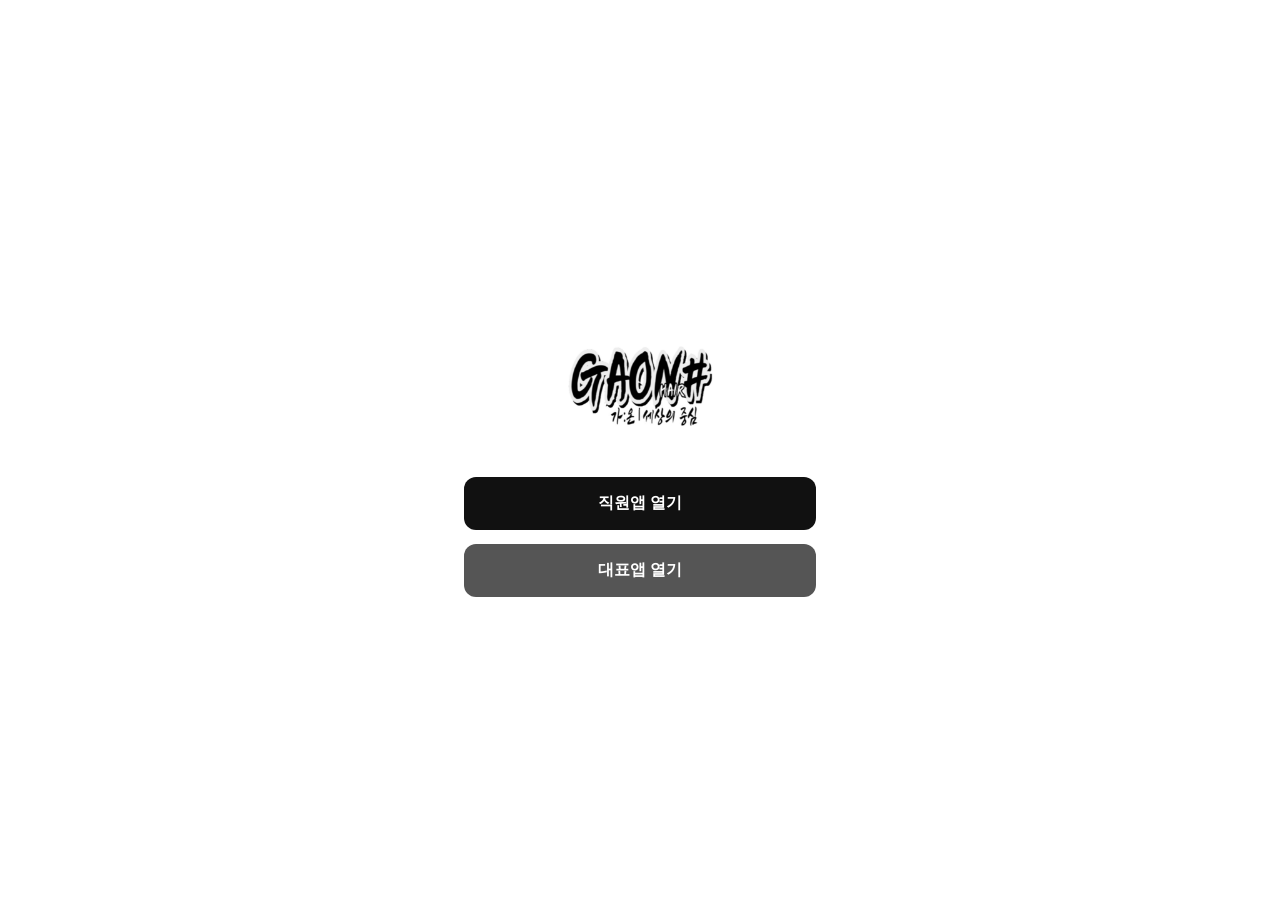
<file: index.html>
<!DOCTYPE html>
<html lang="ko"><head><meta charset="utf-8"><meta name="viewport" content="width=device-width, initial-scale=1">
<title>GAON#</title><link rel="icon" href="icons/icon-192.png">
<style>body{margin:0;font-family:sans-serif;display:flex;flex-direction:column;align-items:center;justify-content:center;min-height:100vh;gap:14px;padding:24px;box-sizing:border-box}
img{width:160px}a{display:block;width:100%;max-width:320px;text-align:center;background:#111;color:#fff;text-decoration:none;padding:16px;border-radius:12px;font-weight:700}a.g{background:#555}</style></head>
<body><img src="icons/icon-512.png" alt="GAON#"><a href="staff/">직원앱 열기</a><a class="g" href="admin/">대표앱 열기</a></body></html>
</file>
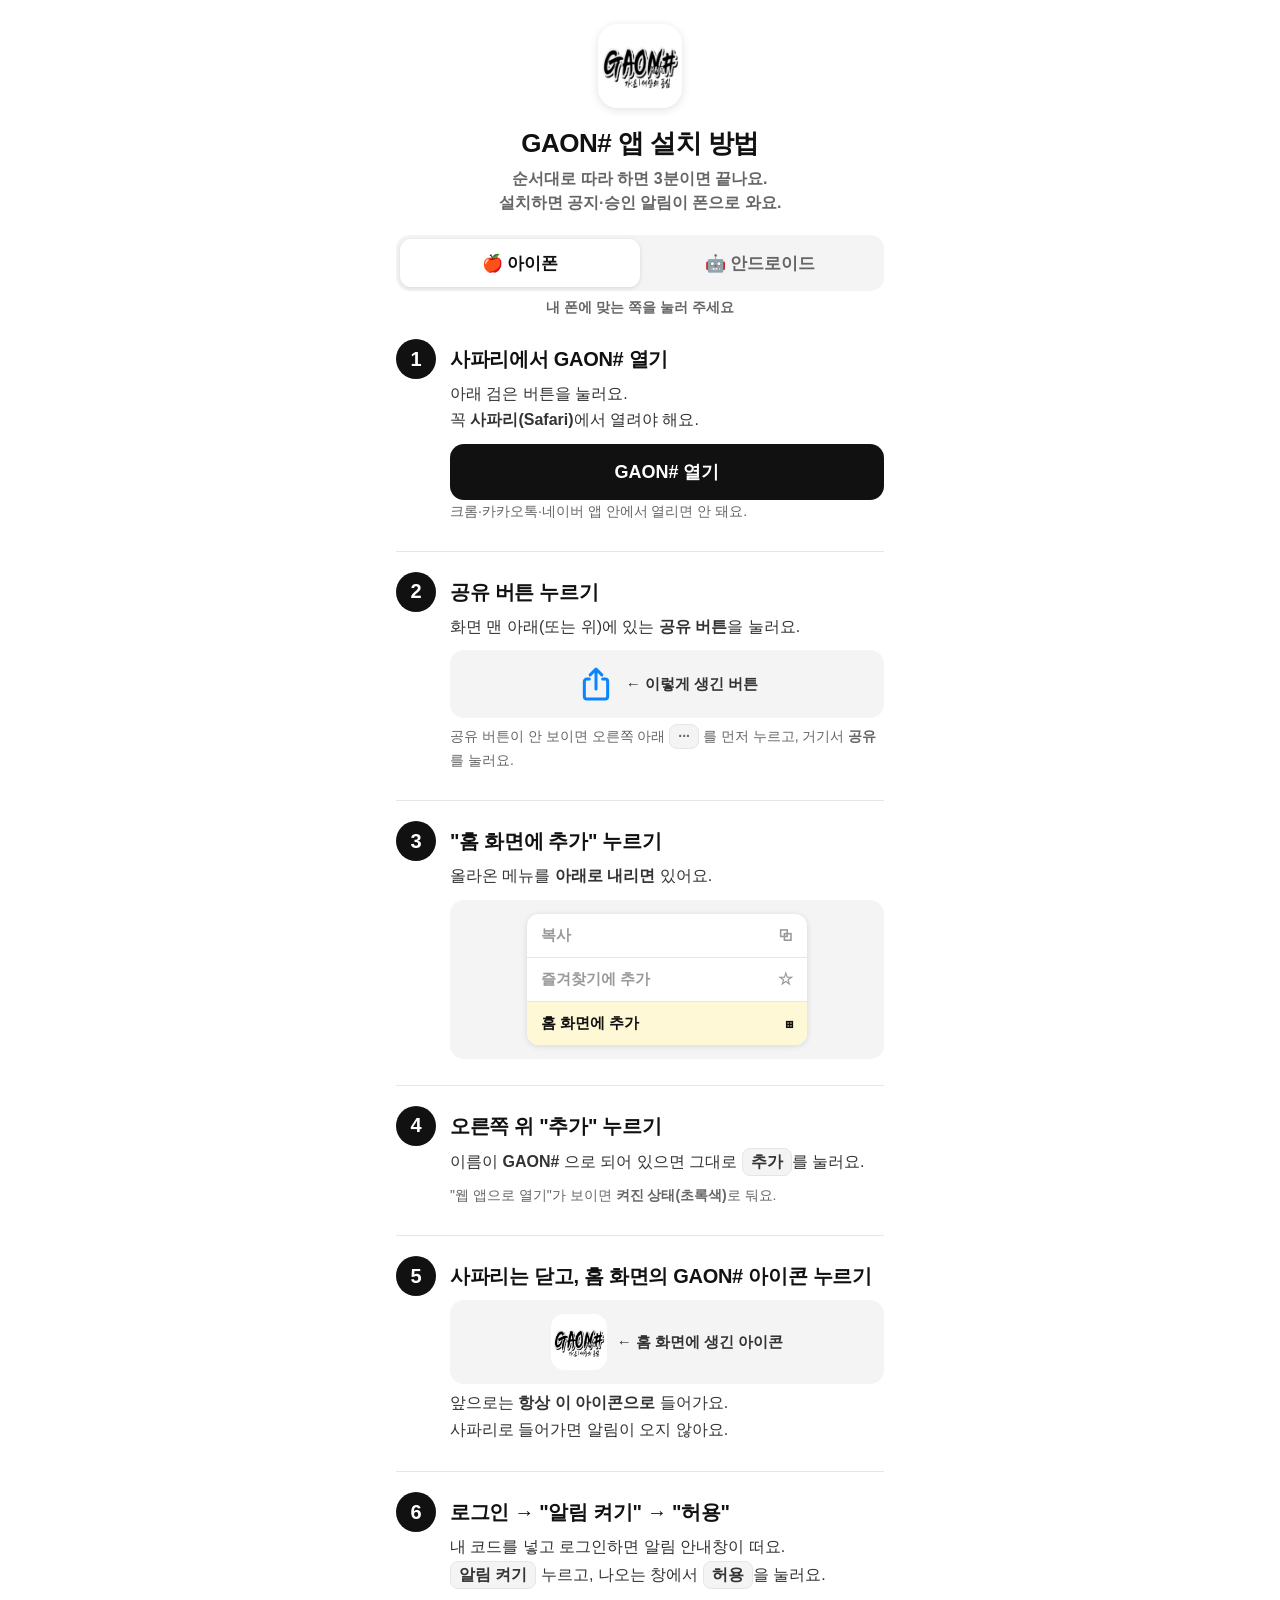
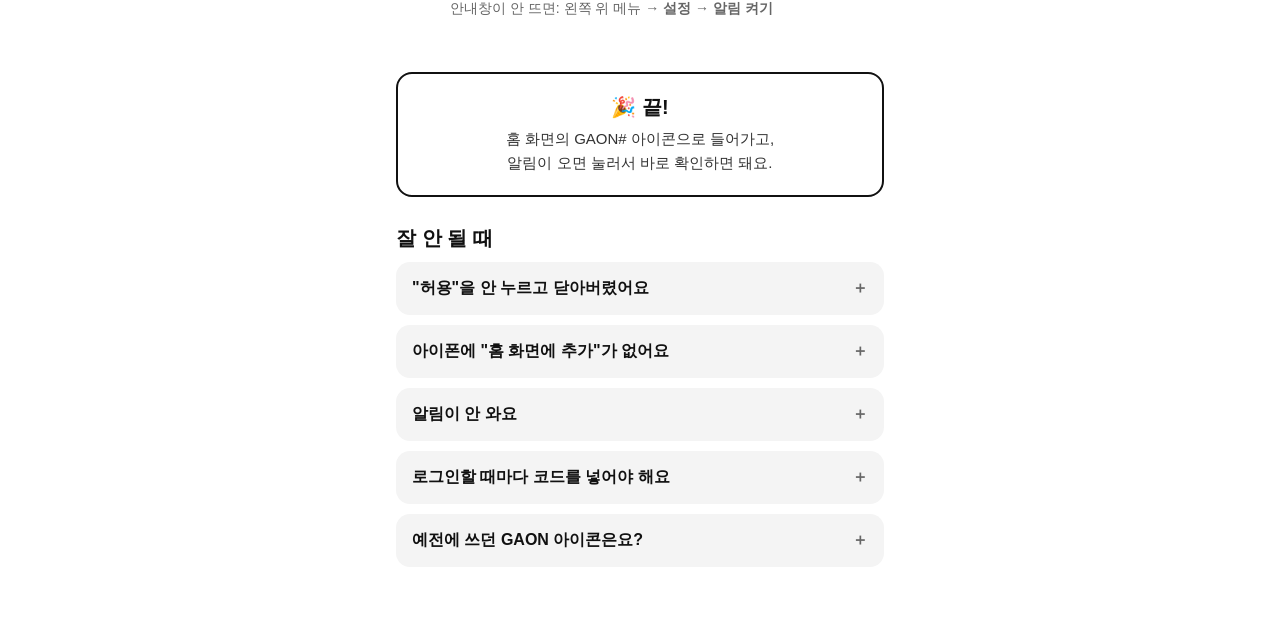
<file: guide/index.html>
<!DOCTYPE html>
<html lang="ko">
<head>
  <meta charset="utf-8">
  <meta name="viewport" content="width=device-width, initial-scale=1, viewport-fit=cover">
  <meta name="theme-color" content="#ffffff">
  <title>GAON# 앱 설치 방법</title>
  <link rel="icon" href="../icons/icon-192.png">
  <link rel="apple-touch-icon" href="../icons/apple-touch-icon.png">
  <style>
    :root { --ink:#111; --sub:#666; --line:#e6e6e6; --soft:#f4f4f4; --ok:#2e7d32; --warn:#c62828; }
    * { box-sizing:border-box; }
    html, body { margin:0; background:#fff; color:var(--ink); font-family:-apple-system, BlinkMacSystemFont, "Apple SD Gothic Neo", "Noto Sans KR", sans-serif; -webkit-text-size-adjust:100%; }
    .wrap { max-width:520px; margin:0 auto; padding:24px 16px calc(40px + env(safe-area-inset-bottom)); }

    header { text-align:center; margin-bottom:20px; }
    header img { width:84px; height:84px; border-radius:20px; box-shadow:0 2px 10px rgba(0,0,0,.12); }
    h1 { font-size:26px; margin:14px 0 6px; letter-spacing:-.5px; }
    header p { margin:0; color:var(--sub); font-size:16px; font-weight:600; line-height:1.5; }

    .tabs { display:flex; background:var(--soft); border-radius:14px; padding:4px; margin:18px 0 8px; }
    .tabs button { flex:1; border:0; background:none; height:48px; border-radius:11px; font-size:17px; font-weight:800; color:var(--sub); }
    .tabs button.on { background:#fff; color:var(--ink); box-shadow:0 1px 4px rgba(0,0,0,.12); }
    .mine { text-align:center; font-size:14px; color:var(--sub); font-weight:700; min-height:20px; }

    .alert { border-radius:16px; padding:16px; margin:16px 0; font-size:16px; font-weight:700; line-height:1.6; display:none; }
    .alert.on { display:block; }
    .alert.red { background:#fdecea; color:var(--warn); }
    .alert.green { background:#e8f5e9; color:var(--ok); }
    .alert .btn { margin-top:12px; }

    .step { display:flex; gap:14px; padding:20px 0; border-bottom:1px solid var(--line); }
    .step:last-child { border-bottom:0; }
    .num { flex:none; width:40px; height:40px; border-radius:50%; background:var(--ink); color:#fff; font-size:20px; font-weight:800; display:flex; align-items:center; justify-content:center; }
    .body { flex:1; min-width:0; }
    .body h2 { font-size:20px; margin:6px 0 8px; line-height:1.4; letter-spacing:-.3px; }
    .body p { margin:0 0 8px; font-size:16px; line-height:1.65; color:#333; font-weight:500; }
    .body p.small { font-size:14px; color:var(--sub); }
    b.key { display:inline-block; background:var(--soft); border:1px solid var(--line); border-radius:8px; padding:0 8px; font-weight:800; }

    .btn { display:block; width:100%; height:56px; line-height:56px; border:0; border-radius:14px; background:var(--ink); color:#fff; font-size:18px; font-weight:800; text-align:center; text-decoration:none; margin-top:10px; }
    .btn.light { background:var(--soft); color:var(--ink); }

    .pic { margin:10px 0 6px; background:var(--soft); border-radius:14px; padding:14px; display:flex; align-items:center; justify-content:center; gap:10px; font-size:15px; font-weight:800; color:#333; }
    .pic svg { flex:none; }
    .menu { width:100%; max-width:280px; background:#fff; border-radius:12px; overflow:hidden; box-shadow:0 1px 6px rgba(0,0,0,.12); }
    .menu div { padding:12px 14px; border-bottom:1px solid var(--line); font-size:15px; font-weight:600; color:#999; display:flex; justify-content:space-between; align-items:center; }
    .menu div:last-child { border-bottom:0; }
    .menu div.hit { color:var(--ink); font-weight:800; background:#fff8d6; }

    .phone-only { display:none; }
    .phone-only.on { display:block; }

    .faq { margin-top:28px; }
    .faq h3 { font-size:20px; margin:0 0 10px; }
    details { background:var(--soft); border-radius:14px; padding:0 16px; margin-bottom:10px; }
    summary { list-style:none; padding:16px 0; font-size:16px; font-weight:800; cursor:pointer; display:flex; justify-content:space-between; gap:10px; }
    summary::-webkit-details-marker { display:none; }
    summary::after { content:'＋'; color:var(--sub); }
    details[open] summary::after { content:'－'; }
    details p { margin:0 0 16px; font-size:15px; line-height:1.65; color:#333; }

    .done { text-align:center; margin-top:24px; padding:20px 16px; border:2px solid var(--ink); border-radius:16px; }
    .done b { display:block; font-size:20px; margin-bottom:6px; }
    .done span { font-size:15px; color:#333; line-height:1.6; }
    #toast { position:fixed; left:50%; bottom:calc(30px + env(safe-area-inset-bottom)); transform:translateX(-50%); background:var(--ink); color:#fff; padding:12px 18px; border-radius:12px; font-size:15px; font-weight:700; opacity:0; transition:opacity .25s; pointer-events:none; white-space:nowrap; }
    #toast.on { opacity:1; }
  </style>
</head>
<body>
<div class="wrap">
  <header>
    <img src="../icons/icon-192.png" alt="GAON#">
    <h1 id="title">GAON# 앱 설치 방법</h1>
    <p>순서대로 따라 하면 3분이면 끝나요.<br>설치하면 공지·승인 알림이 폰으로 와요.</p>
  </header>

  <!-- 이미 설치된 앱에서 열었을 때 -->
  <div class="alert green" id="already">✅ 이미 앱으로 열려 있어요!<br>설치가 끝난 상태예요. 이 창은 닫아도 돼요.</div>

  <!-- 카카오톡 등 앱 안에서 열었을 때 -->
  <div class="alert red" id="inapp">
    ⚠️ 지금 <span id="inappName">카카오톡</span> 안에서 열려 있어요.<br>
    여기서는 설치가 안 돼요. 아래 버튼을 눌러 <span class="ios-word">사파리</span><span class="and-word">크롬</span>로 다시 열어 주세요.
    <a class="btn" id="openOut" href="#">사파리로 열기</a>
    <button class="btn light" id="copyLink" type="button">버튼이 안 되면: 링크 복사하기</button>
  </div>

  <div class="tabs">
    <button id="tabIos" type="button">🍎 아이폰</button>
    <button id="tabAnd" type="button">🤖 안드로이드</button>
  </div>
  <div class="mine" id="mine"></div>

  <!-- ================= 아이폰 ================= -->
  <section class="phone-only" id="ios">
    <div class="step">
      <div class="num">1</div>
      <div class="body">
        <h2>사파리에서 GAON# 열기</h2>
        <p>아래 검은 버튼을 눌러요.<br>꼭 <b>사파리(Safari)</b>에서 열려야 해요.</p>
        <a class="btn appLink" href="#">GAON# 열기</a>
        <p class="small">크롬·카카오톡·네이버 앱 안에서 열리면 안 돼요.</p>
      </div>
    </div>

    <div class="step">
      <div class="num">2</div>
      <div class="body">
        <h2>공유 버튼 누르기</h2>
        <p>화면 맨 아래(또는 위)에 있는 <b>공유 버튼</b>을 눌러요.</p>
        <div class="pic">
          <svg width="40" height="40" viewBox="0 0 24 24" fill="none" stroke="#0a84ff" stroke-width="1.8" stroke-linecap="round" stroke-linejoin="round"><path d="M8 9H6.5A1.5 1.5 0 005 10.5v9A1.5 1.5 0 006.5 21h11a1.5 1.5 0 001.5-1.5v-9A1.5 1.5 0 0017.5 9H16"/><path d="M12 15V3M8.5 6.5L12 3l3.5 3.5"/></svg>
          ← 이렇게 생긴 버튼
        </div>
        <p class="small">공유 버튼이 안 보이면 오른쪽 아래 <b class="key">···</b> 를 먼저 누르고, 거기서 <b>공유</b>를 눌러요.</p>
      </div>
    </div>

    <div class="step">
      <div class="num">3</div>
      <div class="body">
        <h2>"홈 화면에 추가" 누르기</h2>
        <p>올라온 메뉴를 <b>아래로 내리면</b> 있어요.</p>
        <div class="pic">
          <div class="menu">
            <div>복사 <span>⧉</span></div>
            <div>즐겨찾기에 추가 <span>☆</span></div>
            <div class="hit">홈 화면에 추가 <span>⊞</span></div>
          </div>
        </div>
      </div>
    </div>

    <div class="step">
      <div class="num">4</div>
      <div class="body">
        <h2>오른쪽 위 "추가" 누르기</h2>
        <p>이름이 <b>GAON#</b> 으로 되어 있으면 그대로 <b class="key">추가</b>를 눌러요.</p>
        <p class="small">"웹 앱으로 열기"가 보이면 <b>켜진 상태(초록색)</b>로 둬요.</p>
      </div>
    </div>

    <div class="step">
      <div class="num">5</div>
      <div class="body">
        <h2>사파리는 닫고, 홈 화면의 GAON# 아이콘 누르기</h2>
        <div class="pic"><img src="../icons/icon-192.png" width="56" height="56" style="border-radius:13px" alt=""> ← 홈 화면에 생긴 아이콘</div>
        <p>앞으로는 <b>항상 이 아이콘으로</b> 들어가요.<br>사파리로 들어가면 알림이 오지 않아요.</p>
      </div>
    </div>

    <div class="step">
      <div class="num">6</div>
      <div class="body">
        <h2>로그인 → "알림 켜기" → "허용"</h2>
        <p>내 코드를 넣고 로그인하면 알림 안내창이 떠요.<br><b class="key">알림 켜기</b> 누르고, 나오는 창에서 <b class="key">허용</b>을 눌러요.</p>
        <p class="small">안내창이 안 뜨면: 왼쪽 위 메뉴 → <b>설정</b> → <b>알림 켜기</b></p>
      </div>
    </div>
  </section>

  <!-- ================= 안드로이드 ================= -->
  <section class="phone-only" id="and">
    <div class="step">
      <div class="num">1</div>
      <div class="body">
        <h2>크롬에서 GAON# 열기</h2>
        <p>아래 검은 버튼을 눌러요.<br>꼭 <b>크롬(Chrome)</b>에서 열려야 해요.</p>
        <a class="btn appLink" href="#">GAON# 열기</a>
        <p class="small">삼성 인터넷·카카오톡·네이버 앱 안에서 열리면 안 돼요.</p>
      </div>
    </div>

    <div class="step">
      <div class="num">2</div>
      <div class="body">
        <h2>오른쪽 위 점 3개 ⋮ 누르기</h2>
        <div class="pic">
          <svg width="40" height="40" viewBox="0 0 24 24" fill="#111"><circle cx="12" cy="5" r="2"/><circle cx="12" cy="12" r="2"/><circle cx="12" cy="19" r="2"/></svg>
          ← 주소창 오른쪽에 있어요
        </div>
        <p class="small">화면 아래에 <b>"앱 설치"</b> 안내가 바로 뜨면 그걸 눌러도 돼요. (3번으로)</p>
      </div>
    </div>

    <div class="step">
      <div class="num">3</div>
      <div class="body">
        <h2>"앱 설치" 누르기</h2>
        <div class="pic">
          <div class="menu">
            <div>새 탭 <span>＋</span></div>
            <div>방문 기록 <span>↺</span></div>
            <div class="hit">앱 설치 <span>⤓</span></div>
          </div>
        </div>
        <p class="small"><b>"앱 설치"</b>가 없으면 <b>"홈 화면에 추가"</b> → <b>"설치"</b>를 눌러요.</p>
      </div>
    </div>

    <div class="step">
      <div class="num">4</div>
      <div class="body">
        <h2>"설치" 누르기</h2>
        <p>작은 창이 뜨면 <b class="key">설치</b>를 눌러요.<br>잠시 후 홈 화면에 아이콘이 생겨요.</p>
      </div>
    </div>

    <div class="step">
      <div class="num">5</div>
      <div class="body">
        <h2>크롬은 닫고, 홈 화면의 GAON# 아이콘 누르기</h2>
        <div class="pic"><img src="../icons/icon-192.png" width="56" height="56" style="border-radius:13px" alt=""> ← 홈 화면에 생긴 아이콘</div>
        <p>앞으로는 <b>항상 이 아이콘으로</b> 들어가요.</p>
      </div>
    </div>

    <div class="step">
      <div class="num">6</div>
      <div class="body">
        <h2>로그인 → "알림 켜기" → "허용"</h2>
        <p>내 코드를 넣고 로그인하면 알림 안내창이 떠요.<br><b class="key">알림 켜기</b> 누르고, 나오는 창에서 <b class="key">허용</b>을 눌러요.</p>
        <p class="small">안내창이 안 뜨면: 왼쪽 위 메뉴 → <b>설정</b> → <b>알림 켜기</b></p>
      </div>
    </div>

    <div class="step">
      <div class="num">7</div>
      <div class="body">
        <h2>(삼성폰) 알림이 화면에 뜨게 하기</h2>
        <p>폰 <b>설정</b> → <b>애플리케이션</b> → <b>GAON#</b> → <b>알림</b>에서<br><b>잠금화면</b>, <b>팝업</b>을 켜 주세요.</p>
        <p class="small">소리만 나고 화면에 안 보일 때 이걸 하면 돼요.</p>
      </div>
    </div>
  </section>

  <div class="done">
    <b>🎉 끝!</b>
    <span>홈 화면의 GAON# 아이콘으로 들어가고,<br>알림이 오면 눌러서 바로 확인하면 돼요.</span>
  </div>

  <div class="faq">
    <h3>잘 안 될 때</h3>
    <details>
      <summary>"허용"을 안 누르고 닫아버렸어요</summary>
      <p class="ios-txt"><b>아이폰:</b> 폰 설정 → 알림 → GAON# → 알림 허용 켜기.</p>
      <p class="and-txt"><b>안드로이드:</b> 폰 설정 → 애플리케이션 → GAON# → 알림 → 켜기.<br>(GAON#이 목록에 없으면 Chrome → 알림 → 사이트에서 ksh015.github.io 허용)</p>
    </details>
    <details>
      <summary>아이폰에 "홈 화면에 추가"가 없어요</summary>
      <p>사파리가 아닌 다른 앱에서 열린 거예요. 위의 <b>GAON# 열기</b> 버튼을 길게 눌러 링크를 복사한 뒤, 사파리 주소창에 붙여넣어 열어 주세요.</p>
    </details>
    <details>
      <summary>알림이 안 와요</summary>
      <p>① 사파리/크롬이 아니라 <b>홈 화면 아이콘</b>으로 들어갔는지 확인해요.<br>② 앱 → 메뉴 → 설정 → <b>알림 켜기</b>를 한 번 더 눌러요.<br>③ 아이폰은 iOS 16.4 이상이어야 해요. (설정 → 일반 → 소프트웨어 업데이트)<br>④ 폰이 <b>방해금지/집중 모드</b>면 알림이 안 울려요.</p>
    </details>
    <details>
      <summary>로그인할 때마다 코드를 넣어야 해요</summary>
      <p>로그인 화면에서 <b>코드 저장</b>에 체크한 뒤 로그인하면 다음부터는 코드가 채워져 있어요.</p>
    </details>
    <details>
      <summary>예전에 쓰던 GAON 아이콘은요?</summary>
      <p>안내가 있을 때까지는 둘 다 써도 돼요. 같은 내용이 보여요. 알림은 새로 설치한 앱에서만 와요.</p>
    </details>
  </div>
</div>
<div id="toast"></div>

<script>
(function () {
  var qs = new URLSearchParams(location.search);
  var KIND = qs.get('app') === 'admin' ? 'admin' : 'staff';
  var BASE = new URL('../', location.href).href;            // .../GAON/
  var APP = BASE + KIND + '/';
  var GUIDE = location.href.split('#')[0];
  var ua = navigator.userAgent;

  var isIOS = /iphone|ipad|ipod/i.test(ua) || (navigator.platform === 'MacIntel' && navigator.maxTouchPoints > 1);
  var isAnd = /android/i.test(ua);
  var standalone = (window.matchMedia && matchMedia('(display-mode: standalone)').matches) || navigator.standalone === true;
  var inapp = /KAKAOTALK/i.test(ua) ? '카카오톡'
    : /NAVER\(inapp|NAVER/i.test(ua) ? '네이버 앱'
    : /Instagram/i.test(ua) ? '인스타그램'
    : /FBAN|FBAV/i.test(ua) ? '페이스북'
    : /Line\//i.test(ua) ? '라인'
    : /; wv\)/.test(ua) ? '다른 앱' : '';
  var iosOther = isIOS && /CriOS|FxiOS|EdgiOS|Whale/i.test(ua); // 아이폰 크롬 등
  var andSamsung = isAnd && /SamsungBrowser/i.test(ua);

  function $(id) { return document.getElementById(id); }
  function toast(t) { var el = $('toast'); el.textContent = t; el.classList.add('on'); setTimeout(function () { el.classList.remove('on'); }, 2200); }

  if (KIND === 'admin') $('title').textContent = 'GAON#(대표) 앱 설치 방법';

  // 앱 열기 버튼
  var andChrome = 'intent://' + APP.replace(/^https?:\/\//, '') + '#Intent;scheme=https;package=com.android.chrome;end';
  Array.prototype.forEach.call(document.querySelectorAll('.appLink'), function (a) {
    if (isAnd && (andSamsung || inapp)) a.href = andChrome;
    else if (isIOS && /KAKAOTALK/i.test(ua)) a.href = 'kakaotalk://web/openExternal?url=' + encodeURIComponent(APP);
    else { a.href = APP; a.target = '_blank'; }
  });

  // 탭
  function show(which) {
    $('tabIos').classList.toggle('on', which === 'ios');
    $('tabAnd').classList.toggle('on', which === 'and');
    $('ios').classList.toggle('on', which === 'ios');
    $('and').classList.toggle('on', which === 'and');
    Array.prototype.forEach.call(document.querySelectorAll('.ios-txt'), function (e) { e.style.display = which === 'ios' ? '' : 'none'; });
    Array.prototype.forEach.call(document.querySelectorAll('.and-txt'), function (e) { e.style.display = which === 'and' ? '' : 'none'; });
  }
  $('tabIos').onclick = function () { show('ios'); };
  $('tabAnd').onclick = function () { show('and'); };
  if (isIOS) { show('ios'); $('mine').textContent = '내 폰: 아이폰 👆'; }
  else if (isAnd) { show('and'); $('mine').textContent = '내 폰: 안드로이드 👆'; }
  else { show('ios'); $('mine').textContent = '내 폰에 맞는 쪽을 눌러 주세요'; }

  // 이미 설치된 앱에서 연 경우
  if (standalone) $('already').classList.add('on');

  // 카카오톡 등 앱 안에서 열린 경우 → 바깥 브라우저로
  if (!standalone && (inapp || iosOther || andSamsung)) {
    $('inapp').classList.add('on');
    $('inappName').textContent = inapp || (iosOther ? '사파리가 아닌 브라우저' : '삼성 인터넷');
    Array.prototype.forEach.call(document.querySelectorAll('.ios-word'), function (e) { e.style.display = isIOS ? '' : 'none'; });
    Array.prototype.forEach.call(document.querySelectorAll('.and-word'), function (e) { e.style.display = isIOS ? 'none' : ''; });
    var out = $('openOut');
    if (isIOS) {
      out.textContent = '사파리로 열기';
      out.href = /KAKAOTALK/i.test(ua) ? 'kakaotalk://web/openExternal?url=' + encodeURIComponent(GUIDE) : 'x-safari-' + GUIDE;
    } else {
      out.textContent = '크롬으로 열기';
      out.href = 'intent://' + GUIDE.replace(/^https?:\/\//, '') + '#Intent;scheme=https;package=com.android.chrome;end';
    }
  }

  $('copyLink').onclick = function () {
    var done = function () { toast('복사됐어요. ' + (isIOS ? '사파리' : '크롬') + ' 주소창에 붙여넣어 주세요'); };
    if (navigator.clipboard && navigator.clipboard.writeText) {
      navigator.clipboard.writeText(GUIDE).then(done, function () { prompt('이 링크를 복사해 주세요', GUIDE); });
    } else { prompt('이 링크를 복사해 주세요', GUIDE); }
  };
})();
</script>
</body>
</html>
</file>
